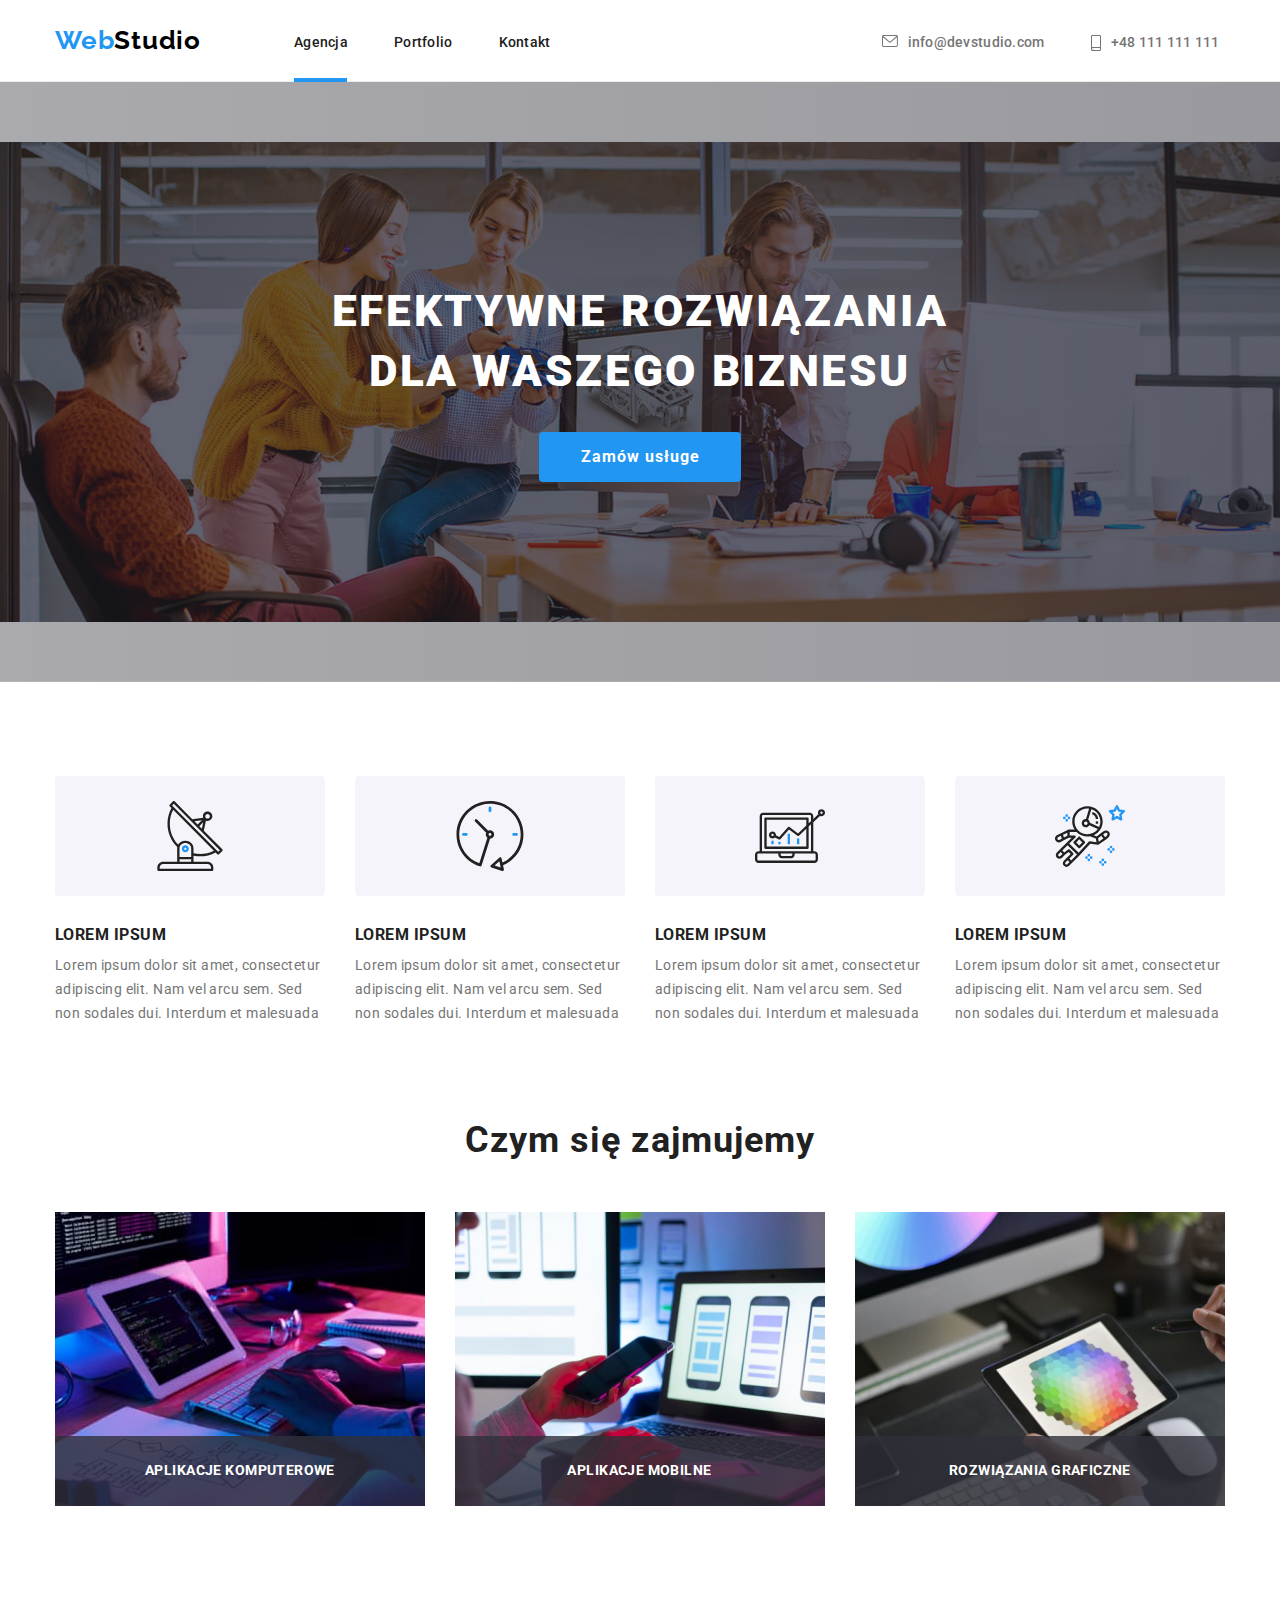
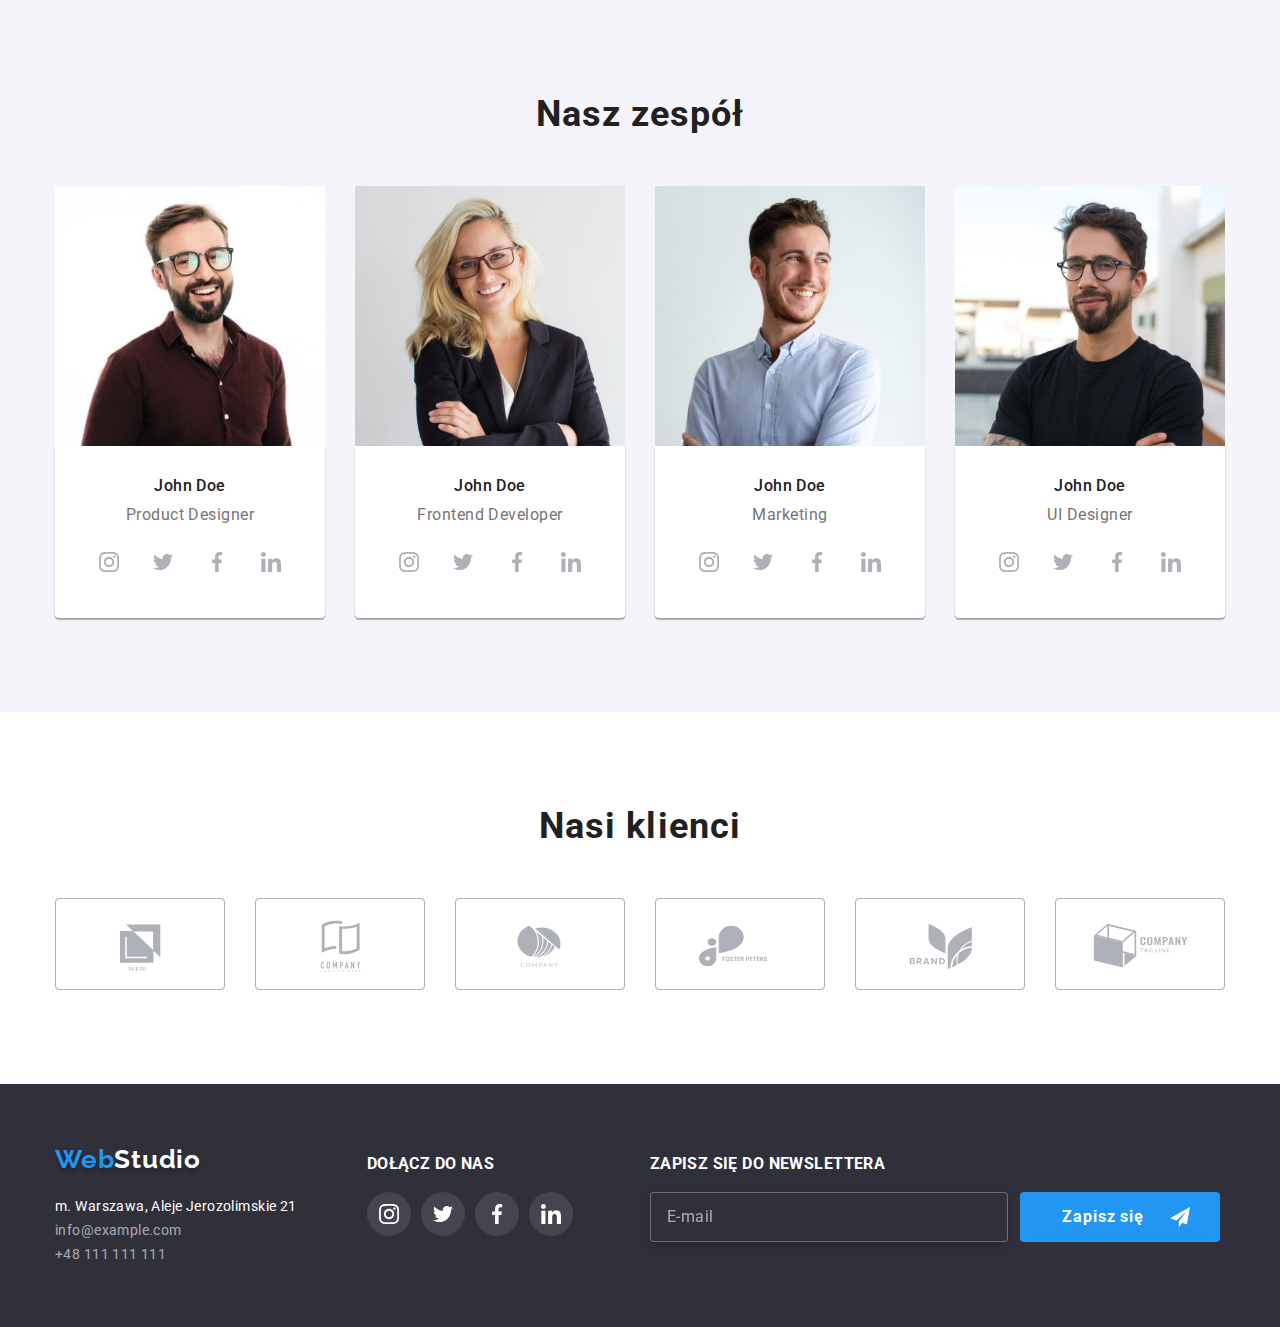
<file: index.html>
<!DOCTYPE html>
<html lang="pl">
  <head>
    <meta charset="utf-8" />
    <meta http-equiv="x-ua-compatible" content="ie=edge" />
    <meta name="description" content="Strona Studio firmy WebStudio" />
    <title>Studio</title>
    <link
      rel="stylesheet"
      href="https://cdnjs.cloudflare.com/ajax/libs/modern-normalize/1.0.0/modern-normalize.min.css"
    />
    <link rel="stylesheet" href="./css/main.min.css" />
    <link rel="preconnect" href="https://fonts.googleapis.com" />
    <link rel="preconnect" href="https://fonts.gstatic.com" crossorigin />
    <link
      href="https://fonts.googleapis.com/css2?family=Raleway:wght@700&family=Roboto:wght@400;500;700;900&display=swap"
      rel="stylesheet"
    />
  </head>
  <body>
    <header class="page-header">
      <div class="container flex">
        <h1 class="logo page-header__logo">
          <a href="./index.html" class=""><span class="logo__span--brand">Web</span>Studio</a>
        </h1>
        <nav class="navigation">
          <ul class="navigation__list navigation__agencja">
            <li class="navigation__list-item"><a href="./index.html" class="navigation__link">Agencja</a></li>
            <li class="navigation__list-item"><a href="./portfolio.html" class="navigation__link">Portfolio</a></li>
            <li><a href="#" class="navigation__link">Kontakt</a></li>
          </ul>
        </nav>
        <ul class="email">
          <li>
            <svg width="16" height="12" class="email__svg-envelope">
              <use href="./images/sprite.svg#icon-envelope"></use>
            </svg>
          </li>
          <li class="email__list-item">
            <a href="mailto:info@devstudio.com" class="email__link">info@devstudio.com</a>
          </li>
        </ul>
        <ul class="phone">
          <li>
            <svg width="10" height="16" class="phone__svg-mobile">
              <use href="./images/sprite.svg#icon-smartphone-1"></use>
            </svg>
          </li>
          <li><a href="tel:+48111111111" class="phone__link">+48 111 111 111</a></li>
        </ul>
      </div>
    </header>
    <main class="page-main">
      <section class="banner">
        <div class="container">
          <h2 class="banner__title">
            Efektywne rozwiązania<br />
            dla waszego biznesu
          </h2>
          <button data-modal-open type="button" class="banner__button">Zamów usługe</button>
        </div>
      </section>
      <div class="section">
        <div class="container">
          <ul class="features-list">
            <li class="features-list__list-item">
              <section class="feature-box">
                <div class="feature-svg-box feature-box__box-svg">
                  <svg width="70" height="70" class="feature-box__svg">
                    <use href="./images/sprite.svg#icon-antenna-1"></use>
                  </svg>
                </div>
                <h3 class="feature-box__title">Lorem ipsum</h3>
                <p class="feature-box__paragraph">
                  Lorem ipsum dolor sit amet, consectetur adipiscing elit. Nam vel arcu sem. Sed non
                  sodales dui. Interdum et malesuada
                </p>
              </section>
            </li>
            <li class="features-list__list-item">
              <section class="feature-box">
                <div class="feature-svg-box feature-box__box-svg">
                  <svg width="70" height="70" class="feature-box__svg">
                    <use href="./images/sprite.svg#icon-clock-1"></use>
                  </svg>
                </div>
                <h3 class="feature-box__title">Lorem ipsum</h3>
                <p class="feature-box__paragraph">
                  Lorem ipsum dolor sit amet, consectetur adipiscing elit. Nam vel arcu sem. Sed non
                  sodales dui. Interdum et malesuada
                </p>
              </section>
            </li>
            <li class="features-list__list-item">
              <section class="feature-box">
                <div class="feature-svg-box feature-box__box-svg">
                  <svg width="70" height="70" class="feature-box__svg">
                    <use href="./images/sprite.svg#icon-diagram-1"></use>
                  </svg>
                </div>
                <h3 class="feature-box__title">Lorem ipsum</h3>
                <p class="feature-box__paragraph">
                  Lorem ipsum dolor sit amet, consectetur adipiscing elit. Nam vel arcu sem. Sed non
                  sodales dui. Interdum et malesuada
                </p>
              </section>
            </li>
            <li class="features-list__list-item">
              <section class="feature-box">
                <div class="feature-svg-box feature-box__box-svg">
                  <svg width="70" height="70" class="feature-box__svg">
                    <use href="./images/sprite.svg#icon-astronaut-1"></use>
                  </svg>
                </div>
                <h3 class="feature-box__title">Lorem ipsum</h3>
                <p class="feature-box__paragraph">
                  Lorem ipsum dolor sit amet, consectetur adipiscing elit. Nam vel arcu sem. Sed non
                  sodales dui. Interdum et malesuada
                </p>
              </section>
            </li>
          </ul>
        </div>
      </div>
      <section class="section">
        <div class="container">
          <h2 class ="headline-2">Czym się zajmujemy</h2>
          <ul class="what-we-do">
            <li class="what-we-do__list">
              <figure class="what-we-do__figure">
                <img
                  src="./images/what-we-do-1.jpg"
                  alt="Ręce piszące kod na klawiaturze na podstawie diagramu"
                  width="370"
                  height="294"
                />
                <figcaption class="what-we-do-caption-1 what-we-do__caption-1">Aplikacje komputerowe</figcaption>
              </figure>
            </li>
            <li class="what-we-do__list">
              <figure class="what-we-do__figure">
                <img
                  src="./images/what-we-do-2.jpg"
                  alt="Dłonie trzymające smartfon oraz ekaran laptopa przedstawiający rodzaje układów treści mobilnych"
                  width="370"
                  height="294"
                />
                <figcaption class="what-we-do__caption-2">Aplikacje mobilne</figcaption>
              </figure>
            </li>
            <li class="what-we-do__list">
              <figure class="what-we-do__figure">
                <img
                  src="./images/what-we-do-3.jpg"
                  alt="Dłonie trzymające tablet z wyborem pełnej gamy kolorów"
                  width="370"
                  height="294"
                />
                <figcaption class="what-we-do__caption-3">Rozwiązania graficzne</figcaption>
              </figure>
            </li>
          </ul>
        </div>
      </section>
      <section class="section">
        <div class="container">
          <h2 class ="headline-2">Nasz zespół</h2>
          <div class="team">
            <ul class="team__list">
              <li>
                <figure class="team__figure">
                  <img
                    class=""
                    src="./images/our-team-1.jpg"
                    alt="Zdjęcie John'a Doe"
                    width="270"
                    height="260"
                  />
                  <figcaption class="team__caption">
                    John Doe
                    <p class="team__job-title"><span class="team__span">Product Designer</span></p>
                    <ul class="social-icons">
                      <li class="social-icons__list-item">
                        <svg width="44" height="44" class="social-icons__svg">
                          <use href="./images/sprite.svg#icon-instagram"></use>
                        </svg>
                      </li>
                      <li class="social-icons__list-item">
                        <svg width="44" height="44" class="social-icons__svg">
                          <use href="./images/sprite.svg#icon-Ellipse"></use>
                        </svg>
                      </li>
                      <li class="social-icons__list-item">
                        <svg width="44" height="44" class="social-icons__svg">
                          <use href="./images/sprite.svg#icon-Ellipse-1"></use>
                        </svg>
                      </li>
                      <li class="social-icons__list-item">
                        <svg width="44" height="44" class="social-icons__svg">
                          <use href="./images/sprite.svg#icon-Ellipse-2"></use>
                        </svg>
                      </li>
                    </ul>
                  </figcaption>
                </figure>
              </li>
              <li class="team__list-item">
                <figure class="team__figure">
                  <img
                    class=""
                    src="./images/our-team-2.jpg"
                    alt="Zdjęcie John'a Doe"
                    width="270"
                    height="260"
                  />
                  <figcaption class="team__caption">
                    John Doe
                    <p class="team__job-title"><span class="team__span">Frontend Developer</span></p>
                    <ul class="social-icons">
                      <li class="social-icons__list-item">
                        <svg width="44" height="44" class="social-icons__svg">
                          <use href="./images/sprite.svg#icon-instagram"></use>
                        </svg>
                      </li>
                      <li class="social-icons__list-item">
                        <svg width="44" height="44" class="social-icons__svg">
                          <use href="./images/sprite.svg#icon-Ellipse"></use>
                        </svg>
                      </li>
                      <li class="social-icons__list-item">
                        <svg width="44" height="44" class="social-icons__svg">
                          <use href="./images/sprite.svg#icon-Ellipse-1"></use>
                        </svg>
                      </li>
                      <li class="social-icons__list-item">
                        <svg width="44" height="44" class="social-icons__svg">
                          <use href="./images/sprite.svg#icon-Ellipse-2"></use>
                        </svg>
                      </li>
                    </ul>
                  </figcaption>
                </figure>
              </li>
              <li class="team__list-item">
                <figure class="team__figure">
                  <img
                    class=""
                    src="./images/our-team-3.jpg"
                    alt="Zdjęcie John'a Doe"
                    width="270"
                    height="260"
                  />
                  <figcaption class="team__caption">
                    John Doe
                    <p class="team__job-title"><span class="team__span">Marketing</span></p>
                    <ul class="social-icons">
                      <li class="social-icons__list-item">
                        <svg width="44" height="44" class="social-icons__svg">
                          <use href="./images/sprite.svg#icon-instagram"></use>
                        </svg>
                      </li>
                      <li class="social-icons__list-item">
                        <svg width="44" height="44" class="social-icons__svg">
                          <use href="./images/sprite.svg#icon-Ellipse"></use>
                        </svg>
                      </li>
                      <li class="social-icons__list-item">
                        <svg width="44" height="44" class="social-icons__svg">
                          <use href="./images/sprite.svg#icon-Ellipse-1"></use>
                        </svg>
                      </li>
                      <li class="social-icons__list-item">
                        <svg width="44" height="44" class="social-icons__svg">
                          <use href="./images/sprite.svg#icon-Ellipse-2"></use>
                        </svg>
                      </li>
                    </ul>
                  </figcaption>
                </figure>
              </li>
              <li class="team__list-item">
                <figure class="team__figure">
                  <img
                    class=""
                    src="./images/our-team-4.jpg"
                    alt="Zdjęcie John'a Doe"
                    width="270"
                    height="260"
                  />
                  <figcaption class="team__caption">
                    John Doe
                    <p class="team__job-title"><span class="team__span">UI Designer</span></p>
                    <ul class="social-icons">
                      <li class="social-icons__list-item">
                        <svg width="44" height="44" class="social-icons__svg">
                          <use href="./images/sprite.svg#icon-instagram"></use>
                        </svg>
                      </li>
                      <li class="social-icons__list-item">
                        <svg width="44" height="44" class="social-icons__svg">
                          <use href="./images/sprite.svg#icon-Ellipse"></use>
                        </svg>
                      </li>
                      <li class="social-icons__list-item">
                        <svg width="44" height="44" class="social-icons__svg">
                          <use href="./images/sprite.svg#icon-Ellipse-1"></use>
                        </svg>
                      </li>
                      <li class="social-icons__list-item">
                        <svg width="44" height="44" class="social-icons__svg">
                          <use href="./images/sprite.svg#icon-Ellipse-2"></use>
                        </svg>
                      </li>
                    </ul>
                  </figcaption>
                </figure>
              </li>
            </ul>
          </div>
        </div>
      </section>
      <section class="section">
        <div class="container">
          <h2 class ="headline-2">Nasi klienci</h2>
          <ul class="customers">
            <li class="customers__list">
              <div class="customers__box-svg">
                <svg width="106" height="60" class="customers__svg">
                  <use href="./images/sprite.svg#icon-Logo--1"></use>
                </svg>
              </div>
            </li>
            <li class="customers__list">
              <div class="customers__box-svg">
                <svg width="106" height="60" class="customers__svg">
                  <use href="./images/sprite.svg#icon-Logo"></use>
                </svg>
              </div>
            </li>
            <li class="customers__list">
              <div class="customers__box-svg">
                <svg width="106" height="60" class="customers__svg">
                  <use href="./images/sprite.svg#icon-Logo-3"></use>
                </svg>
              </div>
            </li>
            <li class="customers__list">
              <div class="customers__box-svg">
                <svg width="106" height="60" class="customers__svg">
                  <use href="./images/sprite.svg#icon-Logo-2"></use>
                </svg>
              </div>
            </li>
            <li class="customers__list">
              <div class="customers__box-svg">
                <svg width="106" height="60" class="customers__svg">
                  <use href="./images/sprite.svg#icon-Logo-1"></use>
                </svg>
              </div>
            </li>
            <li class="customers__list">
              <div class="customers__box-svg">
                <svg width="106" height="60" class="customers__svg">
                  <use href="./images/sprite.svg#icon-Logo1"></use>
                </svg>
              </div>
            </li>
          </ul>
        </div>
      </section>
    </main>
    <footer class="page-footer">
      <div class="container flex">
        <section class="page-footer__adress">
          <h2 class="logo page-footer__logo">
            <a href="./index.html" class="page-footer__link"
              ><span class="logo__span--brand">Web</span><span class="logo__span--bright">Studio</span></a
            >
          </h2>
          <span class="page-footer__color--bright">m. Warszawa, Aleje Jerozolimskie 21</span>
          <address class="footer-address page-footer__adress">
            <ul>
              <li><a href="mailto:info@example.com" class="page-footer__link--style">info@example.com</a></li>
              <li><a href="tel:+48111111111" class="page-footer__link--style">+48 111 111 111</a></li>
            </ul>
          </address>
        </section>
        <section class="footer-social">
          <h3>Dołącz do nas</h3>
          <ul class="footer-social__list">
            <li class="footer-social__list-item">
              <svg width="44" height="44" class="footer-social__svg">
                <use href="./images/sprite.svg#icon-instagram"></use>
              </svg>
            </li>
            <li class="footer-social__list-item">
              <svg width="44" height="44" class="footer-social__svg">
                <use href="./images/sprite.svg#icon-Ellipse"></use>
              </svg>
            </li>
            <li class="footer-social__list-item">
              <svg width="44" height="44" class="footer-social__svg">
                <use href="./images/sprite.svg#icon-Ellipse-1"></use>
              </svg>
            </li>
            <li class="footer-social__list-item">
              <svg width="44" height="44" class="footer-social__svg">
                <use href="./images/sprite.svg#icon-Ellipse-2"></use>
              </svg>
            </li>
          </ul>
        </section>
        <section class="footer-newsletter">
          <h3>Zapisz się do newslettera</h3>
          <ul class="footer-newsletter__list">
            <li>
              <label>
                <input type="email" class="footer-newsletter__input" name="mail" placeholder="E-mail" />
              </label>
            </li>
            <li>
              <button class="footer-submit" type="submit">Zapisz się</button>
              <svg width="20" height="20" class="footer-newsletter__svg">
                <use href="./images/sprite.svg#newsl"></use>
              </svg>
            </li>
          </ul>
        </section>
      </div>
    </footer>
    <div id="backdrop" class="backdrop is-hidden" data-modal>
      <div class="modal">
        <button data-modal-close class="modal__button--close">x</button>
        <h3 class="modal__title">Zostaw swoje dane w formularzu poniżej</h3>
        <form class="modal__form">
          <label class="modal__label">
            <span class="modal__span">Imie</span>
            <svg width="16" height="16" class="modal__svg-person">
              <use href="./images/sprite.svg#person"></use>
            </svg>
            <input type="text" class="modal__input" name="username" required minlength="3" />
          </label>

          <label class="modal__label">
            <span class="modal__span">Telefon</span>
            <svg width="13" height="13" class="modal__svg-phone">
              <use href="./images/sprite.svg#tele"></use>
            </svg>
            <input type="email" class="modal__input" name="telephone" required />
          </label>

          <label class="modal__label">
            <span class="modal__span">Email</span>
            <svg width="15" height="12" class="modal__svg-email">
           <use href="./images/sprite.svg#envelope"></use></svg>
            <input type="email" class="modal__input" name="mail" required />
          </label>

          <label class="modal__label">
            <span class="modal__span">Komentarz</span>
            <textarea
              class="modal__input"
              name="feedback"
              rows="50"
              placeholder="Wprowadź tekst"
            ></textarea>
          </label>

          <label class="agreement">
          
            <input type="checkbox" name="agreement" value="signed" class="agreement__input" />
            <span class="agreement__span">Oświadczam iż akceptuję <a href="https://google.com" class="agreement__link">Regulamin</a> i
              <a href="https://google.com" class="agreement__link">Politykę Prywatności</a></span>
              <span class="agreement__span--checkmark">
                
              </span>
          </label>

          <button class="modal__button--submit" type="submit">Wyślij</button>
        </form>
      </div>
    </div>
    <script src="./js/modal.js"></script>
  </body>
</html>
</file>
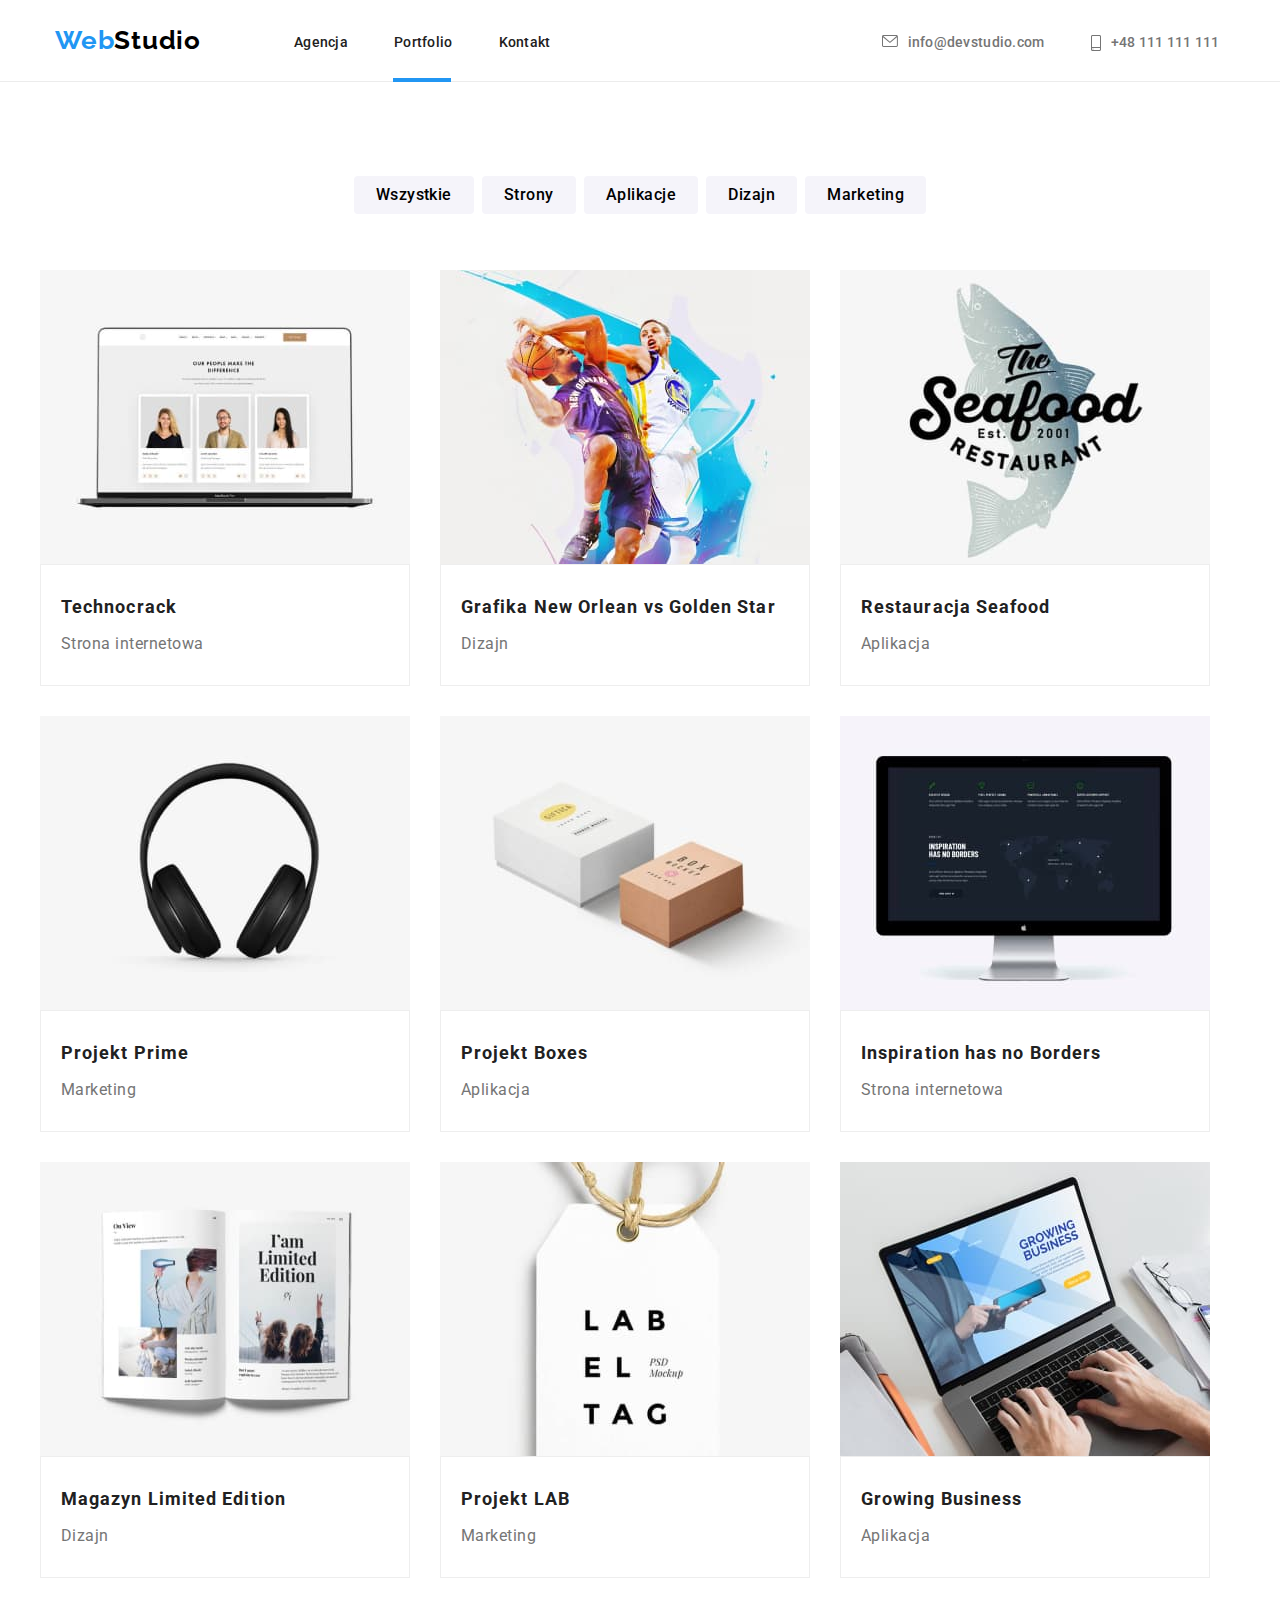
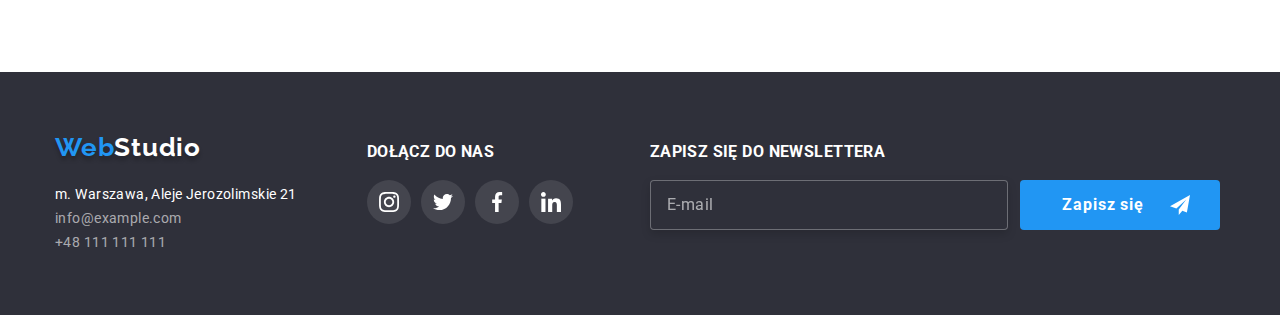
<file: portfolio.html>
<!DOCTYPE html>
<html lang="pl">
  <head>
    <meta charset="utf-8" />
    <meta http-equiv="x-ua-compatible" content="ie=edge" />
    <meta name="description" content="Strona Portfolio firmy WebStudio" />
    <title>Portfolio</title>
    <link
      rel="stylesheet"
      href="https://cdnjs.cloudflare.com/ajax/libs/modern-normalize/1.0.0/modern-normalize.min.css"
    />
    <link rel="stylesheet" href="./css/main.min.css" />
    <link rel="preconnect" href="https://fonts.googleapis.com" />
    <link rel="preconnect" href="https://fonts.gstatic.com" crossorigin />
    <link
      href="https://fonts.googleapis.com/css2?family=Raleway:wght@700&family=Roboto:wght@400;500;700;900&display=swap"
      rel="stylesheet"
    />
  </head>
  <body>
     <header class="page-header">
      <div class="container flex">
        <h1 class="logo page-header__logo">
          <a href="./index.html" class=""><span class="logo__span--brand">Web</span>Studio</a>
        </h1>
        <nav class="navigation">
          <ul class="navigation__list navigation__portfolio">
            <li class="navigation__list-item"><a href="./index.html" class="navigation__link">Agencja</a></li>
            <li class="navigation__list-item"><a href="./portfolio.html" class="navigation__link">Portfolio</a></li>
            <li><a href="#" class="navigation__link">Kontakt</a></li>
          </ul>
        </nav>
        <ul class="email">
          <li>
            <svg width="16" height="12" class="email__svg-envelope">
              <use href="./images/sprite.svg#icon-envelope"></use>
            </svg>
          </li>
          <li class="email__list-item">
            <a href="mailto:info@devstudio.com" class="email__link">info@devstudio.com</a>
          </li>
        </ul>
        <ul class="phone">
          <li>
            <svg width="10" height="16" class="phone__svg-mobile">
              <use href="./images/sprite.svg#icon-smartphone-1"></use>
            </svg>
          </li>
          <li><a href="tel:+48111111111" class="phone__link">+48 111 111 111</a></li>
        </ul>
      </div>
    </header>
    <main class="page-main">
      <div class="container section portfolio">
        <ul class="portfolio-buttons">
          <li class="portfolio-buttons__list-item"><button type="button" class="portfolio-buttons__button">Wszystkie</button></li>
          <li class="portfolio-buttons__list-item"><button type="button" class="portfolio-buttons__button">Strony</button></li>
          <li class="portfolio-buttons__list-item"><button type="button" class="portfolio-buttons__button">Aplikacje</button></li>
          <li class="portfolio-buttons__list-item"><button type="button" class="portfolio-buttons__button">Dizajn</button></li>
          <li class="portfolio-buttons__list-item"><button type="button" class="portfolio-buttons__button">Marketing</button></li>
        </ul>
        <ul class="portfolio-content">
          <li class="portfolio-content__list-item">
            <figure class="portfolio-content__figure">
              <div class="portfolio-hidden-box">
                <img
                  src="./images/Project-1.jpg"
                  alt="Laptop pokazujący stronę internetową Technocrack"
                  width="370"
                  height="294"
                />
                <p class="portfolio-hidden-box__paragraph">
                  Technocrack jest popularną platformą wykorzystywaną do rozpowszechniania
                  koronawirusa. Firmy wykorzystują tę platformę do celów szpiegowskich i ataków na
                  niezabezpieczone serwery konkurencji
                </p>
              </div>
              <figcaption class="portfolio-content__caption">
                Technocrack
                <p><span class="portfolio-content__span">Strona internetowa</span></p>
              </figcaption>
            </figure>
          </li>
           <li class="portfolio-content__list-item">
            <figure class="portfolio-content__figure">
              <div class="portfolio-hidden-box">
                <img
                  src="./images/Project-2.jpg"
                  alt="Koszykarze New Orlean i Golden Star walczący o piłkę"
                  width="370"
                  height="294"
                />
                <p class="portfolio-hidden-box__paragraph">
                  Technocrack jest popularną platformą wykorzystywaną do rozpowszechniania
                  koronawirusa. Firmy wykorzystują tę platformę do celów szpiegowskich i ataków na
                  niezabezpieczone serwery konkurencji
                </p>
              </div>
              <figcaption class="portfolio-content__caption">
                 Grafika New Orlean vs Golden Star
                <p><span class="portfolio-content__span">Dizajn</span></p>
              </figcaption>
            </figure>
          </li>
           <li class="portfolio-content__list-item">
            <figure class="portfolio-content__figure">
              <div class="portfolio-hidden-box">
                <img
                  src="./images/Project-3.jpg"
                  alt="Logo restauracji Seafood"
                  width="370"
                  height="294"
                />
                <p class="portfolio-hidden-box__paragraph">
                  Technocrack jest popularną platformą wykorzystywaną do rozpowszechniania
                  koronawirusa. Firmy wykorzystują tę platformę do celów szpiegowskich i ataków na
                  niezabezpieczone serwery konkurencji
                </p>
              </div>
              <figcaption class="portfolio-content__caption">
                Restauracja Seafood
                <p><span class="portfolio-content__span">Aplikacja</span></p>
              </figcaption>
            </figure>
          </li>
           <li class="portfolio-content__list-item">
            <figure class="portfolio-content__figure">
              <div class="portfolio-hidden-box">
                <img
                  src="./images/Project-4.jpg"
                  alt="Słuchawki nauszne"
                  width="370"
                  height="294"
                />
                <p class="portfolio-hidden-box__paragraph">
                  Technocrack jest popularną platformą wykorzystywaną do rozpowszechniania
                  koronawirusa. Firmy wykorzystują tę platformę do celów szpiegowskich i ataków na
                  niezabezpieczone serwery konkurencji
                </p>
              </div>
              <figcaption class="portfolio-content__caption">
                Projekt Prime
                <p><span class="portfolio-content__span">Marketing</span></p>
              </figcaption>
            </figure>
          </li>
           <li class="portfolio-content__list-item">
            <figure class="portfolio-content__figure">
              <div class="portfolio-hidden-box">
                <img
                  src="./images/Project-5.jpg"
                  alt="Trójwymiarowe modele pudełek"
                  width="370"
                  height="294"
                />
                <p class="portfolio-hidden-box__paragraph">
                  Technocrack jest popularną platformą wykorzystywaną do rozpowszechniania
                  koronawirusa. Firmy wykorzystują tę platformę do celów szpiegowskich i ataków na
                  niezabezpieczone serwery konkurencji
                </p>
              </div>
              <figcaption class="portfolio-content__caption">
                Projekt Boxes
                <p><span class="portfolio-content__span">Aplikacja</span></p>
              </figcaption>
            </figure>
          </li>
           <li class="portfolio-content__list-item">
            <figure class="portfolio-content__figure">
              <div class="portfolio-hidden-box">
                <img
                  src="./images/Project-6.jpg"
                  alt="Monitor pokazujący stronę internetową Inspiration has no Borders"
                  width="370"
                  height="294"
                />
                <p class="portfolio-hidden-box__paragraph">
                  Technocrack jest popularną platformą wykorzystywaną do rozpowszechniania
                  koronawirusa. Firmy wykorzystują tę platformę do celów szpiegowskich i ataków na
                  niezabezpieczone serwery konkurencji
                </p>
              </div>
              <figcaption class="portfolio-content__caption">
                Inspiration has no Borders
                <p><span class="portfolio-content__span">Strona internetowa</span></p>
              </figcaption>
            </figure>
          </li>
           <li class="portfolio-content__list-item">
            <figure class="portfolio-content__figure">
              <div class="portfolio-hidden-box">
                <img
                  src="./images/Project-7.jpg"
                  alt="Otwarty magazyn Limited Edition"
                  width="370"
                  height="294"
                />
                <p class="portfolio-hidden-box__paragraph">
                  Technocrack jest popularną platformą wykorzystywaną do rozpowszechniania
                  koronawirusa. Firmy wykorzystują tę platformę do celów szpiegowskich i ataków na
                  niezabezpieczone serwery konkurencji
                </p>
              </div>
              <figcaption class="portfolio-content__caption">
                Magazyn Limited Edition
                <p><span class="portfolio-content__span">Dizajn</span></p>
              </figcaption>
            </figure>
          </li>
           <li class="portfolio-content__list-item">
            <figure class="portfolio-content__figure">
              <div class="portfolio-hidden-box">
                <img
                  src="./images/Project-8.jpg"
                  alt="Projekt zawieszki LABELTAG"
                  width="370"
                  height="294"
                />
                <p class="portfolio-hidden-box__paragraph">
                  Technocrack jest popularną platformą wykorzystywaną do rozpowszechniania
                  koronawirusa. Firmy wykorzystują tę platformę do celów szpiegowskich i ataków na
                  niezabezpieczone serwery konkurencji
                </p>
              </div>
              <figcaption class="portfolio-content__caption">
                Projekt LAB
                <p><span class="portfolio-content__span">Marketing</span></p>
              </figcaption>
            </figure>
          </li>
           <li class="portfolio-content__list-item">
            <figure class="portfolio-content__figure">
              <div class="portfolio-hidden-box">
                <img
                  src="./images/Project-9.jpg"
                  alt="Przedstawiona na laptopie aplikacja Growing Business"
                  width="370"
                  height="294"
                />
                <p class="portfolio-hidden-box__paragraph">
                  Technocrack jest popularną platformą wykorzystywaną do rozpowszechniania
                  koronawirusa. Firmy wykorzystują tę platformę do celów szpiegowskich i ataków na
                  niezabezpieczone serwery konkurencji
                </p>
              </div>
              <figcaption class="portfolio-content__caption">
                Growing Business
                <p><span class="portfolio-content__span">Aplikacja</span></p>
              </figcaption>
            </figure>
          </li>
        </ul>
      </div>
    </main>
   <footer class="page-footer">
      <div class="container flex">
        <section class="page-footer__adress">
          <h2 class="logo page-footer__logo">
            <a href="./index.html" class="page-footer__link"
              ><span class="logo__span--brand">Web</span><span class="logo__span--bright">Studio</span></a
            >
          </h2>
          <span class="page-footer__color--bright">m. Warszawa, Aleje Jerozolimskie 21</span>
          <address class="footer-address page-footer__adress">
            <ul>
              <li><a href="mailto:info@example.com" class="page-footer__link--style">info@example.com</a></li>
              <li><a href="tel:+48111111111" class="page-footer__link--style">+48 111 111 111</a></li>
            </ul>
          </address>
        </section>
        <section class="footer-social">
          <h3>Dołącz do nas</h3>
          <ul class="footer-social__list">
            <li class="footer-social__list-item">
              <svg width="44" height="44" class="footer-social__svg">
                <use href="./images/sprite.svg#icon-instagram"></use>
              </svg>
            </li>
            <li class="footer-social__list-item">
              <svg width="44" height="44" class="footer-social__svg">
                <use href="./images/sprite.svg#icon-Ellipse"></use>
              </svg>
            </li>
            <li class="footer-social__list-item">
              <svg width="44" height="44" class="footer-social__svg">
                <use href="./images/sprite.svg#icon-Ellipse-1"></use>
              </svg>
            </li>
            <li class="footer-social__list-item">
              <svg width="44" height="44" class="footer-social__svg">
                <use href="./images/sprite.svg#icon-Ellipse-2"></use>
              </svg>
            </li>
          </ul>
        </section>
        <section class="footer-newsletter">
          <h3>Zapisz się do newslettera</h3>
          <ul class="footer-newsletter__list">
            <li>
              <label>
                <input type="email" class="footer-newsletter__input" name="mail" placeholder="E-mail" />
              </label>
            </li>
            <li>
              <button class="footer-submit" type="submit">Zapisz się</button>
              <svg width="20" height="20" class="footer-newsletter__svg">
                <use href="./images/sprite.svg#newsl"></use>
              </svg>
            </li>
          </ul>
        </section>
      </div>
    </footer>
  </body>
</html>
</file>
<file: css/main.min.css>
*{margin:0px;padding:0px}*:hover,*:focus{transition-property:color,background-color,box-shadow,border-radius;transition-duration:250ms;transition-timing-function:cubic-bezier(0.4, 0, 0.2, 1)}*:hover,*:focus{transition-property:fill;transition-duration:150ms;transition-timing-function:cubic-bezier(0.4, 0, 0.2, 1)}.container{margin:0 auto;width:1200px;padding:0 15px}.section{padding:94px 0}ul{list-style-type:none}a{text-decoration:none;color:inherit}img{display:block}body{font-family:"Roboto","Raleway",sans-serif;color:#212121}button,.social-icons__svg,.customers__box-svg,.footer-social__svg{cursor:pointer}.is-hidden{visibility:hidden;opacity:0;pointer-events:none}.agreement{position:relative;margin:20px auto 0}.agreement__link{color:#2196f3;text-decoration:underline}.agreement__span{font-family:"Roboto",sans-serif;font-style:normal;font-weight:400;font-size:14px;line-height:24px;letter-spacing:.03em;color:#757575;margin-left:28px}.agreement__span--checkmark{position:absolute;top:0;left:0;height:20px;width:20px;margin-top:3px;margin-left:4px;background-image:url(../images/box.svg);transition-duration:0ms;background-repeat:no-repeat}.agreement__span--checkmark:after{content:"";position:absolute;display:none}.agreement .agreement__input{position:absolute;opacity:0;cursor:pointer;height:0;width:0}.agreement .agreement__input:checked~.agreement__span--checkmark{height:15px;width:16px;background-repeat:no-repeat;background:#2196f3;background-size:5px;border-radius:2px;transition-duration:250ms}.agreement .agreement__input:checked~.agreement__span--checkmark::after{display:block}.agreement .agreement__span--checkmark:after{left:2px;top:3px;width:20px;height:20px;background-image:url(../images/tic.svg);background-size:18px 18px;background-repeat:no-repeat;z-index:5}#backdrop,.backdrop{position:fixed;top:0;left:0;background-color:rgba(0,0,0,.2);z-index:1;width:100%;height:100%;transition:opacity 2000ms,visibility 2000ms;transition-timing-function:cubic-bezier(0.4, 0, 0.2, 1)}.banner{padding:200px 0px 200px;background-image:linear-gradient(to right, rgba(47, 48, 58, 0.4), rgba(47, 48, 58, 0.5)),url(../images/Solutions-background.jpg);background-size:1600px,contain,1600px,contain;background-position:center,center;background-repeat:no-repeat,no-repeat}.banner__title{font-weight:900;font-size:44px;line-height:1.36;text-align:center;letter-spacing:.06em;text-transform:uppercase;text-align:center;color:#fff}.banner__button{margin:auto;margin-top:30px;padding:10px 41px 10px 42px;display:block;text-align:center;font-weight:700;font-size:16px;line-height:1.88;letter-spacing:.06em;color:#fff;background-color:#2196f3;border:none;border-radius:4px}.customers{display:flex;margin-top:50px}.customers .customers__list:not(:first-child){margin-left:30px}.customers__box-svg{height:92px;width:170px;padding:17.71px 32px 14.25px;border:1px solid #afb1b8;border-radius:4px;fill:#afb1b8}.customers__box-svg:hover{border:1px solid #2196f3;fill:#2196f3}.email{margin-left:331px;display:flex;color:#757575;fill:#757575;margin-top:10px;font-weight:500;font-size:14px;line-height:1.14;letter-spacing:.02em}.email__list-item{margin-right:46px}.email:hover,.email:focus,.email__link:focus{color:#2196f3;fill:#2196f3;--icon-color: $brandcolor}.email__svg-envelope{margin-right:10px;--icon-color: currentColor}.feature-box__box-svg{height:120px;width:270px;padding:25px 100px;background-color:#f5f4fa;margin-bottom:30px;border-radius:4px}.feature-box .feature-box__paragraph{width:270px}.feature-box__paragraph{color:#757575}.feature-box__title{margin-bottom:10px}.features-list{display:flex;padding-bottom:0px;font-size:14px;letter-spacing:.03em}.features-list .feature-box__paragraph{line-height:1.71;color:#757575}.features-list .feature-box__title{font-weight:700;line-height:1.14;letter-spacing:.03em;text-transform:uppercase}.features-list__list-item:nth-child(-n+3){margin-right:30px}.footer-social{margin-left:70px;padding-top:12px;font-size:14px;line-height:16px;letter-spacing:.03em;text-transform:uppercase;color:#fff}.footer-social__list{position:relative;display:flex;justify-content:center;margin-top:20px}.footer-social__list-item{display:block;border-radius:50%;background-color:rgba(255,255,255,.1019607843);fill:#fff;height:44px;width:44px}.footer-social__list-item:nth-child(n+2){margin-left:10px}.footer-social__svg{height:44px;width:44px;--icon-color: currentColor}.footer-social__svg:hover{border-radius:50%;background-color:#2196f3;fill:#fff}.footer-newsletter{margin-left:77px;padding-top:12px;font-size:14px;line-height:16px;letter-spacing:.03em;text-transform:uppercase;color:#fff}.footer-newsletter__list{position:relative;display:flex;justify-content:center;margin-top:20px}.footer-newsletter__input{border:1px solid rgba(255,255,255,.3);filter:drop-shadow(0px 4px 4px rgba(0, 0, 0, 0.15));border-radius:4px;height:50px;width:358px;padding-left:16px;background:#2f303a;color:rgba(255,255,255,.6)}.footer-newsletter__input::placeholder{font-family:"Roboto";font-style:normal;font-weight:400;font-size:16px;line-height:20px;display:flex;align-items:center;letter-spacing:.03em;color:rgba(255,255,255,.6)}.footer-newsletter__svg{position:absolute;top:0;right:0;margin-top:15px;margin-right:30px;fill:#fff}.footer-submit{margin-left:12px;padding:10px 76px 10px 42px;display:block;text-align:center;font-weight:700;font-size:16px;line-height:1.88;letter-spacing:.06em;color:#fff;background-color:#2196f3;border:none;border-radius:4px}.headline-2{font-size:36px;line-height:1.166;text-align:center;letter-spacing:.03em}.logo{font-family:"Raleway",sans-serif;font-size:26px;letter-spacing:.03em;line-height:1.19;color:#000}.logo__span--brand{color:#2196f3}.logo__span--bright{color:#fff}.modal{height:581px;width:528px;position:absolute;top:50%;left:50%;transform:translate(-50%, -50%);background:#fff;box-shadow:0px 1px 3px rgba(0,0,0,.12),0px 1px 1px rgba(0,0,0,.14),0px 2px 1px rgba(0,0,0,.2);border-radius:4px;display:flex;flex-direction:column;padding:40px}.modal__button--close{position:absolute;top:8px;right:8px;background:#fff;border:1px solid rgba(0,0,0,.1019607843);border-radius:50%;height:30px;width:30px}.modal__form{display:flex;flex-direction:column}.modal__label{display:flex;flex-direction:column;margin:5px 0;position:relative}.modal__label:focus-within{fill:#2196f3}.modal__label:nth-child(4) .modal__input{border:1px solid rgba(33,33,33,.2);border-radius:4px;resize:none;height:120px;padding:12px 16px}.modal__label:nth-child(4) .modal__input:focus-within{border:1px solid #2196f3;fill:#2196f3;outline:none;appearance:none}.modal__label:nth-child(4) .modal__input::placeholder{font-family:"Roboto";font-style:normal;font-weight:400;font-size:12px;line-height:14px;letter-spacing:.01em;color:rgba(117,117,117,.5019607843)}.modal__span{font-family:"Roboto",sans-serif;font-style:normal;font-weight:400;font-size:12px;line-height:14px;letter-spacing:.01em;color:#757575;margin-bottom:4px}.modal__title{text-align:center;font-family:"Roboto",sans-serif;font-style:normal;font-weight:700;font-size:20px;line-height:23px;text-align:center;letter-spacing:.03em;color:#212121;margin-bottom:7px}.modal__input{border:1px solid rgba(33,33,33,.2);border-radius:4px;height:40px;padding-left:40px}.modal__input:focus-within{border:1px solid #2196f3;fill:#2196f3;outline:none;appearance:none}.modal__svg-person{position:absolute;top:0;margin:29px 0 0 15px}.modal__svg-phone{position:absolute;top:0;margin:32px 0 0 17px}.modal__svg-email{position:absolute;top:0;margin:31px 0 0 17px}.modal__button--submit{margin:30px auto;padding:10px 41px 10px 42px;display:block;text-align:center;font-weight:700;font-size:16px;line-height:1.88;letter-spacing:.06em;color:#fff;background-color:#2196f3;border:none;border-radius:4px}.menufocus{color:#2196f3;fill:#2196f3;--icon-color: $brandcolor}.navigation{font-weight:500;font-size:14px;line-height:1.14;letter-spacing:.02em}.navigation__agencja{position:relative}.navigation__agencja::after{content:"";position:absolute;border-bottom:solid 4px #2196f3;top:43px;width:53px}.navigation__link:hover,.navigation__link:focus{color:#2196f3}.navigation__list{margin-top:10px;margin-left:93px;display:flex}.navigation__list-item{margin-right:46px}.navigation__portfolio{position:relative}.navigation__portfolio::after{content:"";position:absolute;border-bottom:solid 4px #2196f3;top:43px;left:99px;width:58px}.page-header{position:relative;padding:25px 0px;border-bottom:1px solid #ececec}.page-footer{padding:60px 0px;background:#2f303a}.page-footer__adress{font-style:normal;font-size:14px;line-height:1.71;letter-spacing:.03em}.page-footer__link{text-shadow:0px 4px 4px rgba(0,0,0,.25)}.page-footer__link--style{color:rgba(255,255,255,.6)}.page-footer__link--white{color:#fff}.page-footer__link--style[href="mailto:info@example.com"]:hover,.page-footer__link--style[href="mailto:info@example.com"]:focus{text-decoration:underline}.page-footer__logo{margin-bottom:20px;font-family:"Raleway",sans-serif;font-size:26px;line-height:1.19;letter-spacing:.03em;text-shadow:0px 4px 4px rgba(0,0,0,.25)}.page-footer__color--bright{color:#fff}.page-main .section:nth-child(4){background:#f5f4fa}.page-main .section:nth-child(2){padding-bottom:0px}.phone{font-weight:500;font-size:14px;line-height:1.14;letter-spacing:.02em;display:flex;font-weight:500;font-size:14px;line-height:1.14;letter-spacing:.02em;color:#757575;fill:#757575;margin-top:10px;transition-property:color;transition-duration:250ms;transition-timing-function:cubic-bezier(0.4, 0, 0.2, 1)}.phone__link:focus,.phone:hover,.phone:focus{color:#2196f3;fill:#2196f3;--icon-color: $brandcolor}.phone__svg-mobile{--icon-color: currentColor;margin-right:10px}.portfolio-buttons{display:flex;justify-content:center}.portfolio-buttons__button{padding:6px 22px 6px 22px;font-family:"Roboto",sans-serif;font-weight:500;font-size:16px;line-height:1.62;text-align:center;letter-spacing:.03em;background-color:#f5f4fa;border:none;border-radius:4px;transition-property:color,background-color,box-shadow;transition-duration:250ms;transition-timing-function:cubic-bezier(0.4, 0, 0.2, 1)}.portfolio-buttons__button:hover,.portfolio-buttons__button:focus{font-family:"Roboto",sans-serif;font-weight:500;font-size:16px;line-height:1.62;text-align:center;letter-spacing:.03em;color:#fff;background-color:#2196f3;border-radius:4px;border:none;box-shadow:0px 3px 1px rgba(0,0,0,.1),0px 1px 2px rgba(0,0,0,.08),0px 2px 2px rgba(0,0,0,.12)}.portfolio-buttons__list-item:not(:first-child){margin-left:8px}.portfolio-content{margin-top:56px;display:flex;flex-wrap:wrap;gap:30px}.portfolio-content__caption{padding:24px 20px;display:block;font-weight:700;font-size:18px;line-height:2;letter-spacing:.06em;background:#fff;border:1px solid #eee}.portfolio-content__span{font-weight:400;font-size:16px;line-height:1.88;letter-spacing:.03em;color:#757575}.portfolio-content__list-item{flex-basis:calc((100% - 10px)/4)}.portfolio-content__list-item:hover{box-shadow:0px 1px 1px rgba(0,0,0,.12),0px 4px 4px rgba(0,0,0,.06),1px 4px 6px rgba(0,0,0,.16)}.portfolio-content__figure:hover .portfolio-hidden-box__paragraph{transform:translate(0, 0)}.portfolio-hidden-box{position:relative;overflow:hidden}.portfolio-hidden-box__paragraph{padding:49px 45px 49px 24px;position:absolute;top:0;background-color:rgba(33,150,243,.9019607843);font-size:18px;line-height:1.56;color:#fff;letter-spacing:.03em;transform:translate(0%, 120%);transition:transform 400ms linear}.social-icons{display:flex;justify-content:center;margin-top:16px}.social-icons__list-item{display:block;border-radius:50%;background-color:#fff;fill:#afb1b8}.social-icons__list-item:nth-child(n+2){margin-left:10px}.social-icons__svg{--icon-color: currentColor}.social-icons__svg:hover{border-radius:50%;background-color:#2196f3;fill:#fff}.team__caption{font-weight:500;font-size:16px;line-height:19px;letter-spacing:.03em;padding:30px 0px;text-align:center;background-color:#fff;box-shadow:0px 1px 3px rgba(0,0,0,.12),0px 1px 1px rgba(0,0,0,.14),0px 2px 1px rgba(0,0,0,.2);border-radius:0px 0px 4px 4px}.team__job-title{margin-top:10px}.team__list{margin-top:50px;display:flex}.team__list-item{margin-left:30px}.team__span{font-weight:400;color:#757575}.what-we-do{margin-top:50px;display:flex}.what-we-do__figure{position:relative}.what-we-do__caption-1{color:#fff;position:absolute;bottom:0;left:50%;transform:translate(-50%);text-align:center;background-color:rgba(47,48,58,.8);padding:27px 90px;font-weight:700;font-size:14px;line-height:1.14;letter-spacing:.03em;text-transform:uppercase;width:370px}.what-we-do__caption-2{color:#fff;position:absolute;bottom:0;left:50%;transform:translate(-50%);text-align:center;background-color:rgba(47,48,58,.8);padding:27px 113px 27px 112px;font-weight:700;font-size:14px;line-height:1.14;letter-spacing:.03em;text-transform:uppercase;width:370px}.what-we-do__caption-3{color:#fff;position:absolute;bottom:0;left:50%;transform:translate(-50%);text-align:center;background-color:rgba(47,48,58,.8);padding:27px 94px;font-weight:700;font-size:14px;line-height:1.14;letter-spacing:.03em;text-transform:uppercase;width:370px}.what-we-do .what-we-do__list:not(:first-child){margin-left:30px}.flex{display:flex}/*# sourceMappingURL=main.min.css.map */
</file>
